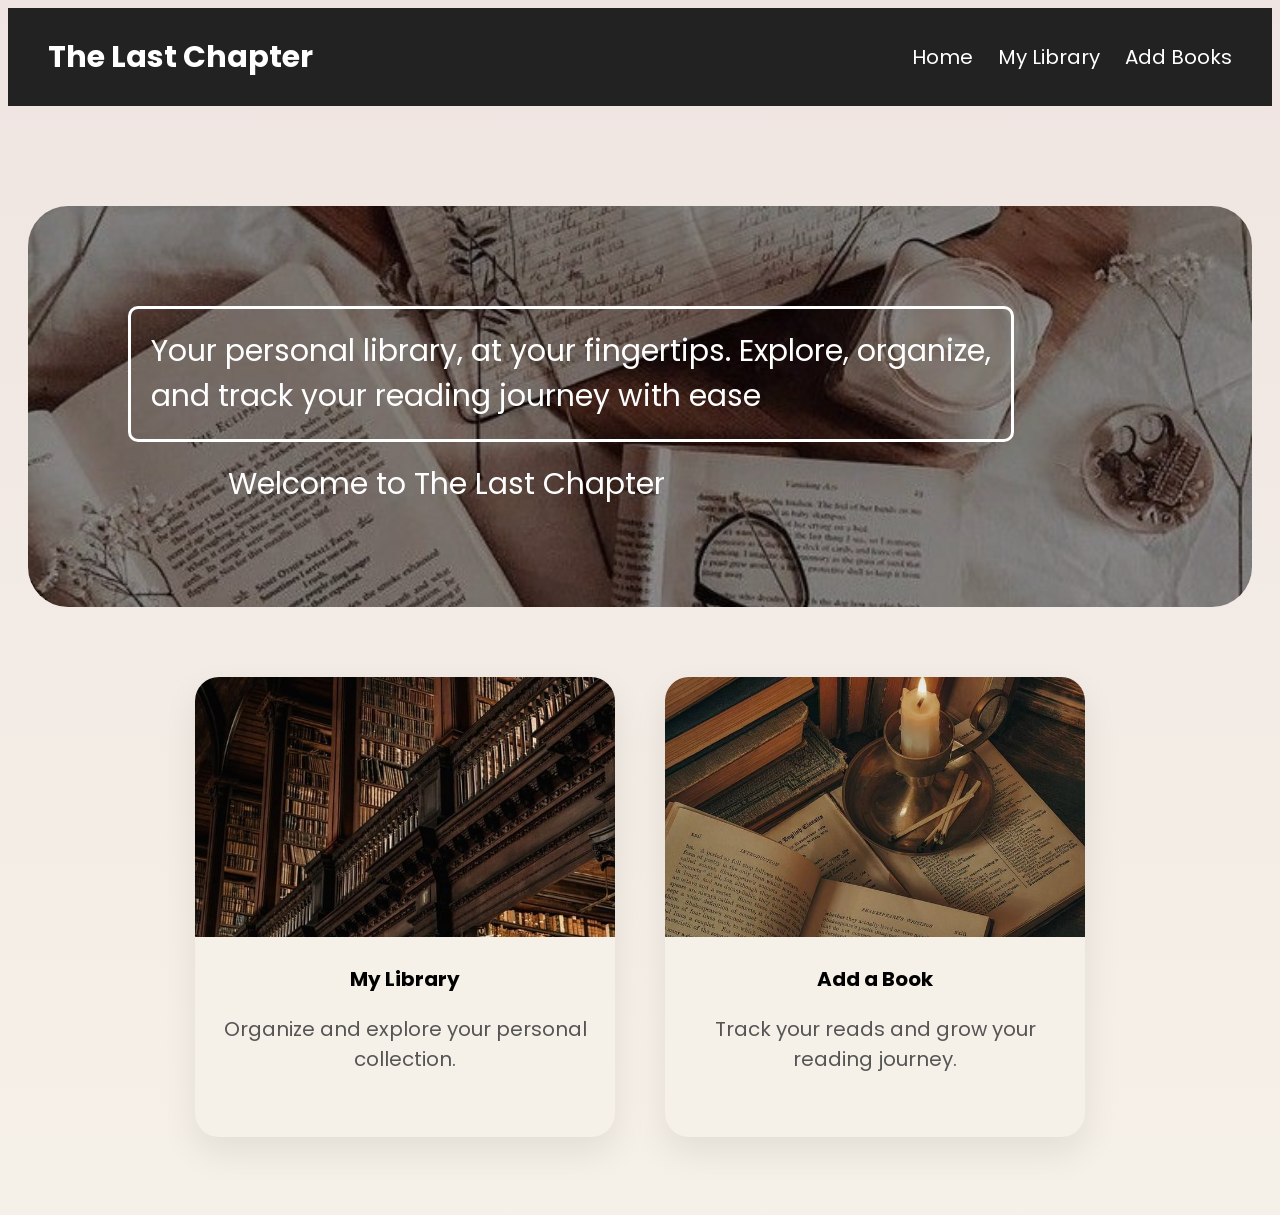
<file: index.html>
<!DOCTYPE html>
<html lang="en">
<head>
    <meta charset="UTF-8">
    <meta name="viewport" content="width=device-width, initial-scale=1.0">
    <link href="https://fonts.googleapis.com/css2?family=Playfair+Display:wght@600&family=Poppins:wght@400;500&display=swap" rel="stylesheet">
    <link href="index.css" rel="stylesheet">
    <title>Homepage</title>

</head>


<body>

  <nav class="navbar">
    <div class="logo">The Last Chapter</div>

    <ul class="nav-links">
      <li><a href="index.html">Home</a></li>
      <li><a href="library.html">My Library</a></li>
      <li><a href="addbook.html">Add Books</a></li>
      
    </ul>
  </nav>

  <div class="message-container">

    <div class="message-box">
      Your personal library, at your fingertips. Explore, organize,<br>    
      and track your reading journey with ease
    </div>

    <div class="line">
      Welcome to The Last Chapter 
    </div>
      
      
  </div>
  



<div class="feature-section">

  <div class="feature-card">
    <img src="library.png" alt="Library">
    <h3>My Library</h3>
    <p>Organize and explore your personal collection.</p>
  </div>

  <div class="feature-card">
    <img src="addbook.jpg" alt="Add Book">
    <h3>Add a Book</h3>
    <p>Track your reads and grow your reading journey.</p>
  </div>

</div>



</body>
</html>
</file>
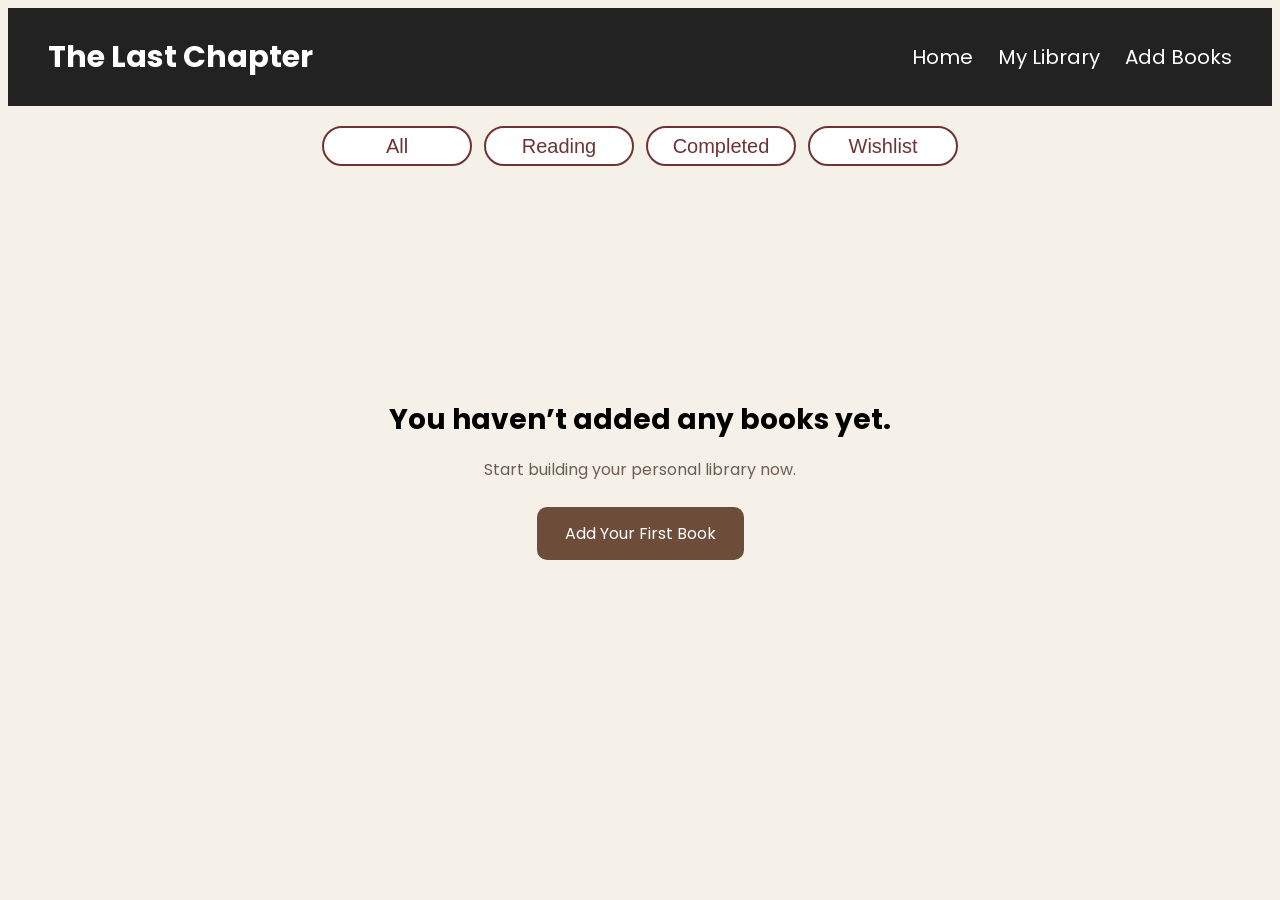
<file: library.html>
<!DOCTYPE html>
<html lang="en">
<head>
    <meta charset="UTF-8">
    <meta name="viewport" content="width=device-width, initial-scale=1.0">
    <link href="https://fonts.googleapis.com/css2?family=Playfair+Display:wght@600&family=Poppins:wght@400;500&display=swap" rel="stylesheet">
    <link href="library.css" rel="stylesheet">
    <title>Homepage</title>

</head>



<body>

  <nav class="navbar">
    <div class="logo">The Last Chapter</div>

    <ul class="nav-links">
      <li><a href="index.html">Home</a></li>
      <li><a href="library.html">My Library</a></li>
      <li><a href="addbook.html">Add Books</a></li>
    
    </ul>
  </nav>



<div class="modal" id="bookModal">
  <div class="modal-content">
    <span class="close">&times;</span>

    <h2 id="modalTitle"></h2>
    <p id="modalAuthor"></p>
    <p id="modalStatus"></p>
    <p id="modalReview"></p>
  </div>
</div>



<div class="filters">
  <button data-filter="all">All</button>
  <button data-filter="Reading">Reading</button>
  <button data-filter="Completed">Completed</button>
  <button data-filter="Wishlist">Wishlist</button>
</div>

<div class="booklist" id="booklist"></div>

<script src="library.js"></script>
</body>
</file>
<file: index.css>
/* ===== NAVBAR ===== */
body {
  font-family: 'Poppins', sans-serif;
  background: linear-gradient(to bottom, #efe4e1, #f6f1e8);
}



.navbar {
  display: flex;
  justify-content: space-between;
  align-items: center;
  padding: 18px 40px;
  background-color: #222;
}

.logo {
  color: white;
  font-size: 30px;
  font-weight: bold;
}

.nav-links {
  list-style: none;
  display: flex;
  gap: 25px;
}

.nav-links li a {
  text-decoration: none;
  color: white;
  font-size: 20px;
  transition: 0.3s;
}

.nav-links li a:hover {
  color: #f5c542;
}

.message-container{
  margin-top:100px;
  margin-left:20px;
  margin-right:20px;
  font-size:30px;
  padding:100px;
  border:none;
  border-radius:40px;
  background-color: rgba(0, 0, 0, 0.5);
  transition:all 0.3s ease;
}



.message-container:hover {
  transform: scale(1.02);
  box-shadow: 0 15px 30px rgba(0,0,0,0.35);
}

  
  .message-box {
  border:solid;
  border-radius:10px;
  display:inline-block;
  padding:20px;
  margin-bottom:20px;}

  /*image*/
  .message-container{
  background-image: url("header.jpg");
  background-size: cover;       
  background-position: center;  
  background-repeat: no-repeat;

  padding: 100px;
  


  color: white; 
  background-image: 
    linear-gradient(rgba(0,0,0,0.4), rgba(0,0,0,0.4)),
    url("header.jpg");
}

.line{
  margin-left:100px;
  display:inline-block
}


/* ---------- FEATURE SECTION ---------- */
.feature-section {
  display: flex;
  justify-content: center;
  gap: 50px;
  padding: 70px 20px;
  flex-wrap: wrap;
}

.feature-card {
  width: 420px;
  min-height: 460px;
  border-radius: 24px;
  overflow: hidden;
  background:#f6f1e8;
  box-shadow: 0 15px 35px rgba(0,0,0,0.08);
  transition: 0.3s ease;
  text-align: center;
}

.feature-card:hover {
  transform: translateY(-8px);
  box-shadow: 0 20px 45px rgba(0,0,0,0.15);
}

.feature-card img {
  width: 100%;
  height: 260px;
  object-fit: cover;
}

.feature-card h3 {
  margin: 20px 0 10px;
  font-size: 20px;
}

.feature-card p {
  padding: 0 20px 25px;
  font-size: 20px;
  color: #555;
}
</file>
<file: library.css>
/* ===== NAVBAR ===== */
body {
  font-family: 'Poppins', sans-serif;
  background-color: #f6f1e8;
}



.navbar {
  display: flex;
  justify-content: space-between;
  align-items: center;
  padding: 18px 40px;
  background-color: #222;
}

.logo {
  color: white;
  font-size: 30px;
  font-weight: bold;
}

.nav-links {
  list-style: none;
  display: flex;
  gap: 25px;
}

.nav-links li a {
  text-decoration: none;
  color: white;
  font-size: 20px;
  transition: 0.3s;
}

.nav-links li a:hover {
  color: #f5c542;
}

.recent{
  font-size:25px;
  margin-left:20px;
}

img {
  width: 300px;
  height: 400px;
  object-fit: cover;
  border-radius: 10px;
}

.book {
  background: #f6f1e8;
  border: 1px solid rgba(0,0,0,0.05);
  border-radius: 16px;
  box-shadow: 0 10px 25px rgba(0,0,0,0.1);
  padding: 20px;
  width: 300px;
  text-align: center;
  transition: 0.3s ease;
}
.book:hover {
  transform: translateY(-8px);
  box-shadow: 0 18px 35px rgba(0,0,0,0.2);
}

.booklist {
  display: flex;
  flex-wrap: wrap;
  gap: 30px;
  padding: 30px;
  justify-content: center;   /* centers cards */
}
.book img {
  width: 100%;
  height: 400px;
  object-fit: cover;
  border-radius: 12px;
  margin-bottom: 15px;
}



.details-btn {
  margin-top: 12px;
  padding: 12px 10px;
  border: none;
  background-color: #6e4c3a;
  color: white;
  border-radius: 6px;
  cursor: pointer;
  transition: 0.3s;
  border-radius:8px;
  font-size:15px;
}

.details-btn:hover {
  background-color: #6e4c3a;
}

.status {
  display: inline-block;
  padding: 6px 12px;
  border-radius: 20px;
  font-size: 12px;
  margin-bottom: 10px;
  font-weight: 500;
}

.status.reading {
  background: #7c8a6b;   /* muted sage */
  color: white;
}

.status.completed {
  background: #4f6d5d;   /* deep forest green */
  color: white;
}

.status.wishlist {
  background: #b08b5b;   /* warm gold-brown */
  color: white;
}

.modal {
  display: none;
  position: fixed;
  inset: 0;
  background: rgba(0,0,0,0.5);
  justify-content: center;
  align-items: center;
  z-index:9999;
}

.modal-content {
  background: white;
  padding: 30px;
  border-radius: 12px;
  width: 400px;
  position: relative;
  animation: fadeIn 0.3s ease;
}

@keyframes fadeIn {
  from { opacity: 0; transform: scale(0.95); }
  to { opacity: 1; transform: scale(1); }
}
.close {
  position: absolute;
  right: 15px;
  top: 10px;
  font-size: 24px;
  cursor: pointer;
}

.delete-btn {
  margin-top: 8px;
  padding: 12px 18px;
  background:  #8b3a3a;
  color: white;
  font-size:15px;
  border: none;
  border-radius: 8px;
  cursor: pointer;
}

/* ---------- FILTER BUTTONS ---------- */
.filters {
  margin: 20px 30px;
  display: flex;
  gap: 12px;
  flex-wrap: wrap;
  justify-content: center;

}

.filters button {
  width: 150px;
  height: 40px;
  font-size:20px;
  border: 2px solid #6e3434;
  background: white;
  color: #6e3434;
  border-radius: 20px;
  cursor: pointer;
  font-weight: 500;
  transition: 0.4s ease;
}

.filters button:hover {
  background: #6e3434;
  color: white;
}

/* Active filter */
.filters button.active {
  background: #6e3434;
  color: white;
}

.stars {
  color: #f6c23e;
  font-size: 18px;
  margin: 5px 0;
}

.book h3 {
  font-size: 24px;
  margin: 15px 0 8px;
  font-weight: 600;
}
.book p {
  font-size: 18px;
  margin-bottom: 12px;
  color: #444;
}

.empty-state {
  text-align: center;
  margin-top: 120px;
  padding: 40px;
}

.empty-state h2 {
  font-size: 28px;
  margin-bottom: 15px;
}

.empty-state p {
  color: #6b5e55;
  margin-bottom: 25px;
}

.empty-btn {
  display: inline-block;
  padding: 14px 28px;
  background-color: #6e4c3a;
  color: white;
  border-radius: 10px;
  text-decoration: none;
  transition: 0.3s ease;
}

.empty-btn:hover {
  background-color: #8b5e45;
}
</file>
